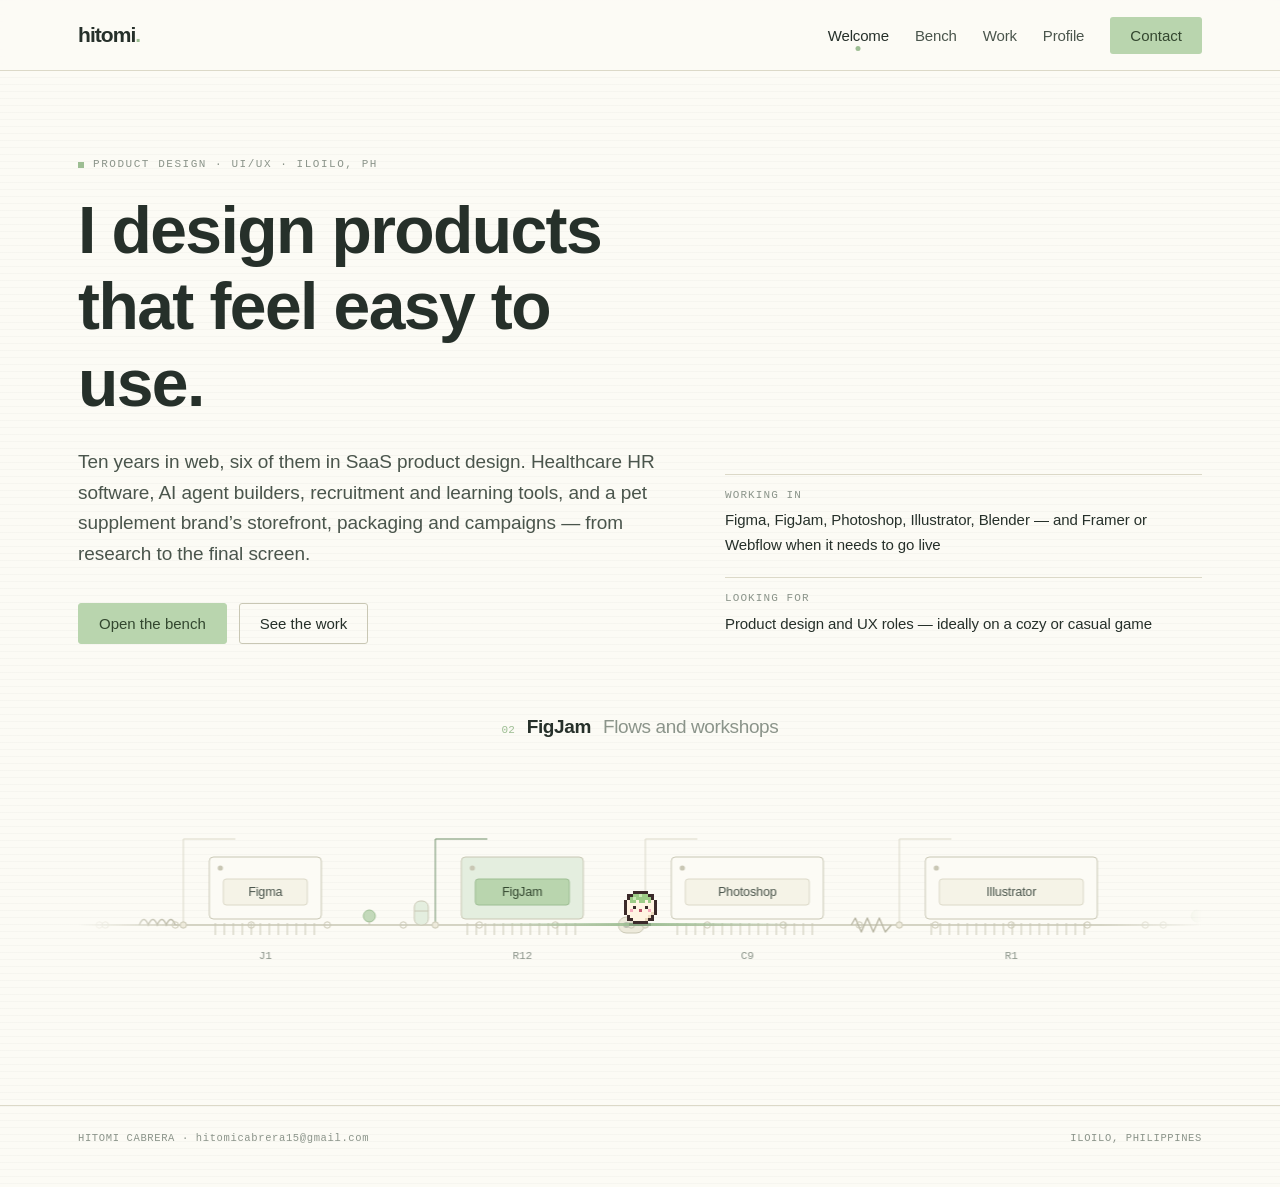
<file: index.html>
<!DOCTYPE html>
<html lang="en">
<head>
<meta charset="utf-8">
<meta http-equiv="Content-Security-Policy" content="default-src 'self'; script-src 'self'; style-src 'self' 'unsafe-inline' https://fonts.googleapis.com; font-src https://fonts.gstatic.com; img-src 'self' data: https://framerusercontent.com; connect-src 'self'; object-src 'none'; base-uri 'self'; form-action 'none'; upgrade-insecure-requests">
<meta name="referrer" content="strict-origin-when-cross-origin">
<meta name="robots" content="index, follow, noimageindex, noai, noimageai">
<meta name="viewport" content="width=device-width, initial-scale=1">
<title>Hitomi Cabrera — Product Designer</title>
<meta name="description" content="Hitomi Cabrera is a product designer: SaaS, AI tools and e-commerce, from research to the final screen. Ten years in web, six in SaaS. Iloilo, Philippines.">
<link rel="preconnect" href="https://fonts.googleapis.com">
<link rel="preconnect" href="https://fonts.gstatic.com" crossorigin>
<link href="https://fonts.googleapis.com/css2?family=Inter:wght@400;500;600;700&family=JetBrains+Mono:wght@400;500&family=Lora:wght@500;600;700&family=Plus+Jakarta+Sans:wght@400;500;600;700&family=DM+Sans:wght@400;500;600;700&family=DM+Serif+Display&display=swap" rel="stylesheet">
<link rel="stylesheet" href="assets/css/styles.css">
</head>
<body>
<a class="skip" href="#main">Skip to content</a>

<div id="curtain"><span class="mark">HITOMI CABRERA</span></div>

<div class="menu" id="mobilemenu" hidden>
  <div class="menuhd">
    <span class="logo">hitomi<span>.</span></span>
    <button class="menuclose" id="menuClose" type="button" aria-label="Close menu">
      <span></span><span></span>
    </button>
  </div>
  <nav class="menulist" id="menuList" aria-label="Mobile"></nav>
  <div class="menufoot">
    <a href="mailto:hitomicabrera15@gmail.com">HITOMICABRERA15@GMAIL.COM</a>
    <span>ILOILO &middot; GMT+8</span>
  </div>
</div>

<header class="nav">
  <div class="wrap">
    <a class="logo" href="#welcome" data-go="welcome">hitomi<span>.</span></a>
    <nav class="navlinks" aria-label="Primary">
      <button class="navlink" data-go="welcome">Welcome</button>
      <button class="navlink" data-go="bench">Bench</button>
      <button class="navlink" data-go="work">Work</button>
      <button class="navlink" data-go="profile">Profile</button>
      <button class="navcta" data-go="contact">Contact</button>
    </nav>
    <button class="burger" id="burger" type="button" aria-label="Open menu" aria-expanded="false" aria-controls="mobilemenu">
      <span></span><span></span>
    </button>
  </div>
</header>

<main id="main" tabindex="-1">

<!-- ================= WELCOME ================= -->
<section class="view" id="v-welcome">
  <div class="wrap hero">
    <div class="herogrid">
      <div>
        <div class="eyebrow">PRODUCT DESIGN · UI/UX · ILOILO, PH</div>
        <h1>I design products that feel easy to use.</h1>
        <p class="lede">Ten years in web, six of them in SaaS product design. Healthcare HR software, AI agent builders, recruitment and learning tools, and a pet supplement brand&rsquo;s storefront, packaging and campaigns &mdash; from research to the final screen.</p>
        <div class="herobtns">
          <button class="btn btn--fill" data-go="bench">Open the bench</button>
          <button class="btn" data-go="work">See the work</button>
        </div>
      </div>
      <div class="herofacts">
        <div class="fact"><div class="k">WORKING IN</div><div class="v">Figma, FigJam, Photoshop, Illustrator, Blender &mdash; and Framer or Webflow when it needs to go live</div></div>
        <div class="fact"><div class="k">LOOKING FOR</div><div class="v">Product design and UX roles &mdash; ideally on a cozy or casual game</div></div>
      </div>
    </div>
  </div>

  <div class="wrap rail">
    <div class="railhead">
      <span class="num" id="railNum">01</span>
      <span class="name" id="railName">Figma</span>
      <span class="kind" id="railKind">Where it starts</span>
    </div>
    <div class="railscroll" aria-hidden="true">
      <div id="railHost"></div>
    </div>
    <div class="railnote mono">Scroll the board sideways &rarr;</div>
  </div>
</section>

<!-- ================= BENCH ================= -->
<section class="view" id="v-bench">
  <div class="wrap" style="padding-top:56px">
    <div class="eyebrow">FOUR TRACKS, ONE BENCH</div>
    <h2>What I actually do all day</h2>
    <p class="lede">Pick a track. Each one opens the working surface I use for that kind of problem — not a description of it.</p>

    <div class="bench">
      <div class="benchbar">
        <span class="lights"><i></i><i></i><i></i></span>
        <span id="crumb">PORTFOLIO / BENCH / WORKSPACE</span>
        <span class="right">READY</span>
      </div>
      <div class="benchbody">
        <div class="tracks" role="tablist" aria-label="Expertise tracks">
          <div class="hd">EXPERTISE</div>
          <div id="trackList"></div>
          <div class="foot">
            <span class="mono" id="openedCount">1 / 5 OPENED</span>
            <div class="bar"><i id="openedBar" style="width:20%"></i></div>
          </div>
        </div>

        <div class="stage">
          <div class="stagehd">
            <span id="stageName">WORKSPACE</span>
            <span id="stageMeta">BENCH · LIVE</span>
          </div>
          <div class="board" id="board"></div>
          <div class="stagefoot" id="stageFoot"></div>
        </div>
      </div>

      <div class="term">
        <div class="termlog" id="termLog"></div>
        <div class="termbar">
          <span class="prompt"><span>&rsaquo;</span><span id="termHint">try: open ai workflow</span><span class="caret"></span></span>
          <button type="button" id="btnNext">NEXT</button>
          <button type="button" id="btnHelp">HELP</button>
          <button type="button" id="btnClear">CLEAR</button>
        </div>
      </div>
    </div>
  </div>
</section>

<!-- ================= WORK ================= -->
<section class="view" id="v-work">
  <div class="wrap workhero">
    <div>
      <div class="eyebrow">SELECTED WORK</div>
      <h2 class="workh">The work,<span>as it shipped.</span></h2>
    </div>
    <div>
      <p class="lede">Every project opens on its finished screens. Want the thinking behind one? Its full case study is a click away.</p>
      <button class="btn btn--fill worktoggle" type="button" id="workToggle" aria-pressed="false">List view instead &darr;</button>
    </div>
  </div>
  <div class="wrap">
    <div class="showcase" id="showcase">
      <aside class="sc-side" aria-label="Projects"><div class="sc-sticky" id="scList"></div></aside>
      <div class="sc-main" id="scMain"></div>
    </div>
    <div class="listwrap"><div class="works" id="worksGrid"></div></div>
    <section class="ndasec" aria-labelledby="ndaNote">
      <span class="ndatab">NON-DISCLOSURE</span>
      <p class="ndanote" id="ndaNote">Plus other projects I can&rsquo;t publicly share &mdash; some of them are my favourite work. Happy to walk through them on a call.</p>
      <div class="ndamarq"><div class="ndatrack"><ul><li>Kosmoz AI</li><li>XConnect</li><li>TA Portal</li><li>XO Operating System</li><li>Kosmoz AI</li><li>XConnect</li><li>TA Portal</li><li>XO Operating System</li></ul><ul aria-hidden="true"><li>Kosmoz AI</li><li>XConnect</li><li>TA Portal</li><li>XO Operating System</li><li>Kosmoz AI</li><li>XConnect</li><li>TA Portal</li><li>XO Operating System</li></ul></div></div>
    </section>
  </div>
</section>

<!-- ================= CASE STUDY ================= -->
<section class="view" id="v-case">
  <div id="caseHost"></div>
</section>

<!-- ================= PROFILE ================= -->
<section class="view" id="v-profile">
  <div class="wrap" style="padding-top:56px">
    <div class="eyebrow">PROFILE</div>
    <div class="twocol">
      <div>
        <h2>Hitomi Cabrera</h2>
        <p class="lede" style="margin-top:18px">I thrive in the dynamic realm of UI/UX design and frontend web development. I bridge design and development, crafting user-friendly web experiences with a modern tech stack.</p>
        <p>I&rsquo;m driven by a passion to solve design challenges and craft intuitive, user-centered experiences. From wireframes to code, I love transforming ideas into functional and visually engaging digital products.</p>
        <p>My path here has been a journey of blending technical expertise with a deep appreciation for user-centered design. My Computer Science degree equipped me with the skills to build functional and engaging web experiences, while my passion for design lets me craft interfaces that are both beautiful and intuitive.</p>
      </div>
      <div>
        <div class="mono" style="margin-bottom:14px">MY STACK</div>
        <div class="stackcols" id="stack"></div>

        <div class="mono" style="margin:30px 0 12px">MY LIFE</div>
        <ul class="lifelist">
          <li><span class="e">&#129385;</span>Obsessed with Korean BBQ &mdash; samgyeopsal specifically</li>
          <li><span class="e">&#9992;&#65039;</span>Will always take the window seat</li>
          <li><span class="e">&#127946;</span>Swimming and snorkelling in the ocean</li>
          <li><span class="e">&#128218;</span>Reading, whether that&rsquo;s novels or research papers</li>
        </ul>
      </div>
    </div>

    <div class="prosec">
      <div class="mono" style="margin-bottom:16px">EXPERIENCE</div>
      <div class="tl" id="timeline"></div>
    </div>
  </div>
</section>

<!-- ================= CONTACT ================= -->
<section class="view" id="v-contact">
  <div class="wrap ctop">
    <div class="eyebrow">CONTACT &mdash; ILOILO &middot; GMT+8</div>
    <h2 class="ch">Let&rsquo;s <span>talk</span></h2>
    <p class="lede">Product design, UX and design systems &mdash; open to product design roles, contract work, and studios hiring for game UX. I reply to everything.</p>
    <div class="ccards">
      <a class="ccard hl" href="mailto:hitomicabrera15@gmail.com"><span class="k">EMAIL</span><span class="v">hitomicabrera15@gmail.com</span></a>
      <a class="ccard" href="https://linkedin.com/in/hitomicabrera/" target="_blank" rel="noopener"><span class="k">LINKEDIN</span><span class="v">/hitomicabrera <i aria-hidden="true">&nearr;</i></span></a>
      <a class="ccard" href="https://github.com/TommyCabrera" target="_blank" rel="noopener"><span class="k">GITHUB</span><span class="v">/TommyCabrera <i aria-hidden="true">&nearr;</i></span></a>
    </div>
  </div>
  <div class="wrap"><div class="garden" id="garden" role="img" aria-label="A pixel-art farm garden: a bahay kubo with a mailbox, crop rows, sunflowers and a tree"><canvas id="gardenCv"></canvas></div></div>
</section>

</main>

<footer>
  <div class="wrap">
    <a class="mono" href="mailto:hitomicabrera15@gmail.com" style="color:var(--muted)">HITOMI CABRERA · hitomicabrera15@gmail.com</a>
    <span class="mono">ILOILO, PHILIPPINES</span>
  </div>
</footer>

<script src="images/work/manifest.js"></script>
<script src="assets/js/app.js"></script>
</body>
</html>
</file>
<file: assets/css/styles.css>
:root{
  --paper:#FCFBF5;
  --cream:#F5F3E7;
  --cream-2:#EDEADB;
  --line:#DCD9C8;
  --line-2:#C9C7B4;

  --ink:#26302A;
  --ink-2:#4A554C;
  --muted:#8B948A;

  --pale:#E4EEDF;
  --sage:#C3D9BA;
  --sage-2:#9DBE93;
  --moss:#6E8F68;
  --forest:#40593D;

  --accent:#B9D5AE;
  --accent-ink:#33472F;

  --sans:"Helvetica Neue",Helvetica,Inter,Arial,sans-serif;
  --mono:"SF Mono",ui-monospace,"JetBrains Mono",Menlo,Consolas,monospace;
  --t:420ms cubic-bezier(.22,.61,.36,1);
}

*{box-sizing:border-box}
html,body{margin:0;padding:0;overflow-x:hidden}
@supports (overflow:clip){html,body{overflow-x:clip}}
html{scroll-padding-top:96px}
main{padding-top:70px}
html{-webkit-text-size-adjust:100%}
body{
  background:var(--paper);
  background-image:repeating-linear-gradient(to bottom, rgba(38,48,42,.028) 0 1px, transparent 1px 7px);
  color:var(--ink);
  font-family:var(--sans);
  font-size:16px;
  line-height:1.62;
  letter-spacing:-.005em;
  -webkit-font-smoothing:antialiased;
}
@media (prefers-reduced-motion: reduce){
  *,*::before,*::after{animation-duration:.001ms !important;transition-duration:.001ms !important}
}

h1,h2,h3,h4{font-weight:600;letter-spacing:-.024em;line-height:1.16;margin:0}
h1{font-size:clamp(38px,5.6vw,66px)}
h2{font-size:clamp(24px,3vw,34px)}
h3{font-size:18px}
p{margin:0 0 16px;max-width:64ch;color:var(--ink-2)}
a{color:var(--forest);text-decoration:none}
a:hover{color:var(--moss)}
:focus-visible{outline:2px solid var(--moss);outline-offset:3px;border-radius:2px}
.mono{font-family:var(--mono);font-size:11px;letter-spacing:.06em;color:var(--muted)}

.wrap{max-width:1180px;margin:0 auto;padding:0 28px}

/* ---------- nav ---------- */
.nav{
  position:fixed;top:0;left:0;right:0;z-index:80;transition:box-shadow var(--t);
  background:rgba(252,251,245,.88);
  backdrop-filter:blur(10px);
  border-bottom:1px solid var(--line);
}
.nav .wrap{display:flex;align-items:center;gap:28px;height:70px}
body.scrolled .nav{box-shadow:0 6px 22px rgba(38,48,42,.07)}
.skip{position:fixed;left:16px;top:-64px;z-index:300;background:var(--ink);color:var(--paper);padding:10px 16px;border-radius:3px;font-size:14px;transition:top 200ms}
.skip:focus{top:12px;color:var(--paper)}
.logo{font-size:21px;font-weight:600;letter-spacing:-.045em;color:var(--ink)}
.logo span{color:var(--sage-2)}
.navlinks{margin-left:auto;display:flex;align-items:center;gap:26px}
.navlink{
  position:relative;background:none;border:0;padding:6px 0;cursor:pointer;
  font-family:var(--sans);font-size:15px;color:var(--ink-2);letter-spacing:-.01em;
}
.navlink:hover{color:var(--ink)}
.navlink::after{
  content:"";position:absolute;left:50%;bottom:-1px;width:5px;height:5px;border-radius:50%;
  background:var(--sage-2);transform:translate(-50%,6px) scale(0);transition:transform var(--t);
}
.navlink[aria-current="page"]{color:var(--ink);font-weight:500}
.navlink[aria-current="page"]::after{transform:translate(-50%,0) scale(1)}
.navcta{
  background:var(--accent);color:var(--accent-ink);border:0;border-radius:3px;
  padding:10px 20px;font-family:var(--sans);font-size:15px;font-weight:500;cursor:pointer;
  transition:background var(--t);
}
.navcta:hover{background:var(--sage-2)}
.navtoggle{display:none}

/* ---------- page transition ---------- */
#curtain{
  position:fixed;inset:0;z-index:200;background:var(--cream);
  transform:scaleX(0);transform-origin:left center;pointer-events:none;
}
#curtain.in{transform:scaleX(1);transition:transform 320ms cubic-bezier(.65,0,.35,1)}
#curtain.out{transform:scaleX(0);transform-origin:right center;transition:transform 320ms cubic-bezier(.65,0,.35,1)}
#curtain .mark{
  position:absolute;left:50%;top:50%;transform:translate(-50%,-50%);
  font-family:var(--mono);font-size:11px;letter-spacing:.18em;color:var(--muted);opacity:0;
}
#curtain.in .mark{opacity:1;transition:opacity 200ms 120ms}

.view{display:none}
.view.active{display:block;animation:rise 520ms cubic-bezier(.22,.61,.36,1) both}
@keyframes rise{from{opacity:0;transform:translateY(14px)}to{opacity:1;transform:none}}

/* ---------- shared ---------- */
.eyebrow{
  font-family:var(--mono);font-size:11px;letter-spacing:.14em;color:var(--muted);
  display:flex;align-items:center;gap:9px;margin-bottom:18px;
}
.eyebrow::before{content:"";width:6px;height:6px;background:var(--sage-2);flex:none}
.rule{height:1px;background:var(--line);margin:0}
.lede{font-size:19px;line-height:1.6;color:var(--ink-2);max-width:58ch}
.btn{
  display:inline-block;border:1px solid var(--line-2);background:transparent;color:var(--ink);
  border-radius:3px;padding:11px 20px;font-family:var(--sans);font-size:15px;cursor:pointer;
  transition:background var(--t),border-color var(--t);
}
.btn:hover{background:var(--cream);border-color:var(--sage-2)}
.btn--fill{background:var(--accent);border-color:var(--accent);color:var(--accent-ink);font-weight:500}
.btn--fill:hover{background:var(--sage-2);border-color:var(--sage-2)}

/* ---------- hero ---------- */
.hero{padding-top:86px;padding-bottom:54px}
.hero h1{max-width:15ch;margin-bottom:26px}
.herogrid{display:grid;grid-template-columns:1.1fr .9fr;gap:64px;align-items:end}
.herofacts{display:grid;gap:20px;padding-bottom:8px}
.fact{border-top:1px solid var(--line);padding-top:12px}
.fact .k{font-family:var(--mono);font-size:11px;letter-spacing:.1em;color:var(--muted);margin-bottom:4px}
.fact .v{font-size:15px;color:var(--ink)}
.herobtns{display:flex;gap:12px;flex-wrap:wrap;margin-top:34px}

/* ---------- circuit rail ---------- */
.rail{padding-top:14px;padding-bottom:40px;position:relative}
.railnote{display:none;margin-top:6px;font-size:10px;letter-spacing:.1em}
.railhead{display:flex;align-items:baseline;gap:12px;justify-content:center;margin-bottom:6px;min-height:30px}
.railhead .num{font-family:var(--mono);font-size:11px;color:var(--sage-2)}
.railhead .name{font-size:19px;font-weight:600;letter-spacing:-.02em}
.railhead .kind{font-size:19px;color:var(--muted);letter-spacing:-.02em}
.railscroll{position:relative;overflow:hidden;padding-bottom:10px;
  -webkit-mask-image:linear-gradient(90deg,transparent,#000 9%,#000 91%,transparent);mask-image:linear-gradient(90deg,transparent,#000 9%,#000 91%,transparent)}
.railtrack{display:flex;width:max-content;will-change:transform;backface-visibility:hidden}
.railtrack svg{flex:none}
.railspark{position:absolute;left:50%;top:176px;width:0;height:0;pointer-events:none;z-index:2}
.railspark::before{content:"";position:absolute;left:-160px;top:-1.3px;width:320px;height:2.6px;border-radius:2px;background:linear-gradient(90deg,transparent,#9DBE93 50%,transparent)}
.railspark::after{content:"";position:absolute;left:-6px;top:-6px;width:12px;height:12px;border-radius:50%;background:#40593D;
  box-shadow:0 0 0 4px #C3D9BA,0 0 18px 6px rgba(157,190,147,.5);animation:sparkpulse 2.2s ease-in-out infinite}

.railspark::after{content:none}
.railscroll .dango svg{display:block;width:33px;height:auto;flex:none}
.dango{position:absolute;left:-16.5px;bottom:1px;display:block;line-height:0;transform-origin:50% 100%;animation:dangobounce 1.15s infinite}
.dshadow{position:absolute;left:-11px;top:-2px;width:22px;height:3px;background:rgba(38,48,42,.2);transform-origin:50% 50%;animation:dshadow 1.15s infinite}
@keyframes dangobounce{
  0%{transform:translateY(0) scale(1.12,.86);animation-timing-function:cubic-bezier(.25,.75,.4,1)}
  48%{transform:translateY(-26px) scale(.97,1.04);animation-timing-function:cubic-bezier(.6,0,.8,.35)}
  90%{transform:translateY(-2px) scale(.95,1.07)}
  100%{transform:translateY(0) scale(1.12,.86)}
}
@keyframes dshadow{
  0%,100%{transform:scaleX(1.15);opacity:1;animation-timing-function:cubic-bezier(.25,.75,.4,1)}
  48%{transform:scaleX(.55);opacity:.45;animation-timing-function:cubic-bezier(.6,0,.8,.35)}
}
@media (max-width:820px){ .railspark{transform:scale(.82)} }
@keyframes sparkpulse{50%{box-shadow:0 0 0 7px #DCE9D5,0 0 28px 10px rgba(157,190,147,.32)}}
@media (prefers-reduced-motion: no-preference){ .railnote{display:none !important} }
@media (prefers-reduced-motion: reduce){
  .railscroll{-webkit-mask-image:none;mask-image:none}
  .railtrack svg + svg,.railspark{display:none}
}
.railscroll::-webkit-scrollbar{height:6px}
.railscroll::-webkit-scrollbar-thumb{background:var(--line-2);border-radius:3px}
.railscroll svg{display:block;width:2560px;height:236px}
.railsvg .chipbox{fill:var(--paper);stroke:var(--line-2);stroke-width:1;transition:fill 480ms ease}
.railsvg g.chip.on .chipbox{fill:var(--pale)}
.railsvg g.chip .plate{fill:var(--cream);stroke:var(--line);stroke-width:1;transition:fill 480ms ease,stroke 480ms ease}
.railsvg g.chip.on .plate{fill:var(--accent);stroke:var(--sage-2)}
.railsvg text{font-family:var(--mono);font-size:11px;fill:var(--muted)}
.railsvg .chiplabel{font-family:var(--sans);font-size:12.5px;fill:var(--ink-2);letter-spacing:-.01em}
.railscroll,.railscroll *{pointer-events:none;user-select:none;-webkit-user-select:none;-webkit-tap-highlight-color:transparent}

/* ---------- bench ---------- */
.bench{border:1px solid var(--line);background:var(--paper);border-radius:4px;overflow:hidden;margin-top:26px}
.benchbar{
  display:flex;align-items:center;gap:12px;height:40px;padding:0 14px;
  background:var(--accent);color:var(--accent-ink);
  font-family:var(--mono);font-size:11px;letter-spacing:.11em;
}
.benchbar .lights{display:flex;gap:5px}
.benchbar .lights i{width:7px;height:7px;background:var(--accent-ink);opacity:.45;display:block}
.benchbar .lights i:first-child{opacity:.9}
.benchbar .right{margin-left:auto;display:flex;align-items:center;gap:8px}
.benchbar .right::before{content:"";width:7px;height:7px;background:var(--accent-ink)}

.benchbody{display:grid;grid-template-columns:262px 1fr;min-height:560px}
.tracks{border-right:1px solid var(--line);background:var(--paper)}
.tracks .hd{padding:18px 20px 10px;font-family:var(--mono);font-size:11px;letter-spacing:.14em;color:var(--muted)}
.track{
  display:block;width:100%;text-align:left;border:0;border-top:1px solid var(--line);
  background:transparent;padding:16px 20px;cursor:pointer;font-family:var(--sans);
  transition:background 240ms;position:relative;
}
.track:hover{background:var(--cream)}
.track[aria-selected="true"]{background:var(--cream)}
.track[aria-selected="true"]::before{content:"";position:absolute;left:0;top:0;bottom:0;width:3px;background:var(--sage-2)}
.track .tt{display:flex;align-items:center;gap:9px;font-size:16px;font-weight:500;color:var(--ink);letter-spacing:-.015em}
.track .tt::before{content:"";width:7px;height:7px;background:var(--line-2);flex:none}
.track[aria-selected="true"] .tt::before{background:var(--moss)}
.track .ts{font-family:var(--mono);font-size:10.5px;letter-spacing:.1em;color:var(--muted);margin-top:5px;padding-left:16px}
.tracks .foot{padding:16px 20px;border-top:1px solid var(--line);margin-top:22px}
.tracks .foot .bar{height:2px;background:var(--line);margin-top:9px;position:relative;overflow:hidden}
.tracks .foot .bar i{position:absolute;inset:0 auto 0 0;background:var(--moss);transition:width var(--t)}

.stage{display:flex;flex-direction:column;min-width:0}
.stagehd{
  display:flex;align-items:center;justify-content:space-between;gap:14px;
  padding:14px 20px;border-bottom:1px solid var(--line);
  font-family:var(--mono);font-size:11px;letter-spacing:.13em;color:var(--muted);
}
.board{
  flex:1;position:relative;padding:22px;min-height:400px;overflow:auto;
  background-image:radial-gradient(var(--line) 1px, transparent 1px);
  background-size:22px 22px;background-position:11px 11px;
}
.board.plain{background-image:none;background:var(--paper)}
.stagefoot{
  display:flex;align-items:center;gap:10px;flex-wrap:wrap;
  padding:12px 20px;border-top:1px solid var(--line);
  font-family:var(--mono);font-size:11px;letter-spacing:.1em;color:var(--muted);
}
.pill{border:1px solid var(--line);border-radius:2px;padding:5px 11px;background:var(--paper)}

/* board: flow */
/* mobile vertical flow */
.vflow{display:grid;justify-items:center;gap:0}
.vnode{
  align-self:start;
  border:1px solid var(--line-2);background:var(--cream);border-radius:3px;
  padding:11px 16px;font-family:var(--mono);font-size:12px;letter-spacing:.05em;
  text-align:center;min-width:160px;
  opacity:0;transform:translateY(6px);animation:pop 420ms cubic-bezier(.22,.61,.36,1) forwards;
}
.vnode.dia{background:var(--paper);border-style:dashed}
.vnode.ship{background:var(--accent);border-color:var(--sage-2);color:var(--accent-ink);font-weight:500}
.vlink{width:1px;height:22px;background:var(--line-2)}
.vlink.sm{height:14px}
.vbranch{display:grid;grid-template-columns:1fr 1fr;gap:12px;width:100%;margin-top:6px;align-items:start}
.vb{display:grid;justify-items:center;align-content:start;gap:0;position:relative;padding-top:26px}
.vb::before{content:"";position:absolute;top:0;left:50%;width:1px;height:26px;background:var(--line-2)}
.vb .lbl{position:absolute;top:4px;left:calc(50% + 7px);font-family:var(--mono);font-size:9.5px;color:var(--muted)}
.vjoin{width:1px;height:22px;background:var(--line-2);margin-top:6px}
.vnotes{display:grid;gap:12px;margin-top:26px}
.vnotes .sticky{position:static;animation:none;opacity:1;max-width:none}
.vnotes .chatcard{position:static;animation:none;opacity:1;width:auto}

.flowfit{position:relative;width:100%;height:446px}
.flow{position:relative;width:740px;height:446px;transform-origin:top left;margin:0 auto}
.node{
  position:absolute;background:var(--cream);border:1px solid var(--line-2);border-radius:3px;
  padding:12px 16px;font-size:12.5px;letter-spacing:.05em;color:var(--ink);text-align:center;
  min-width:118px;font-family:var(--mono);
  opacity:0;transform:translateY(6px);animation:pop 460ms cubic-bezier(.22,.61,.36,1) forwards;
}
@keyframes pop{to{opacity:1;transform:none}}
.node.dia{
  border:0;background:transparent;min-width:132px;padding:22px 12px;
}
.node.ship{background:var(--accent);border-color:var(--sage-2);color:var(--accent-ink);font-weight:500}
.flow svg.wires{position:absolute;inset:0;width:100%;height:100%;overflow:visible}
.flow svg.wires path{fill:none;stroke:var(--line-2);stroke-width:1.2}
.flow svg.wires text{font-family:var(--mono);font-size:10px;fill:var(--muted)}
.sticky{
  position:absolute;padding:14px 16px;font-size:13px;line-height:1.5;color:var(--ink);
  box-shadow:0 6px 16px rgba(38,48,42,.08);max-width:200px;
  opacity:0;animation:pop 520ms 260ms cubic-bezier(.22,.61,.36,1) forwards;
}
.sticky.a{background:#E4EEDF;transform:rotate(-1.6deg)}
.sticky.b{background:#EDEADB;transform:rotate(1.4deg)}
.chatcard{
  position:absolute;width:252px;background:var(--paper);
  border:1px solid var(--line);border-radius:3px;padding:14px;
  box-shadow:0 8px 22px rgba(38,48,42,.06);
  opacity:0;animation:pop 520ms 380ms cubic-bezier(.22,.61,.36,1) forwards;
}
.chatcard .k{font-family:var(--mono);font-size:10px;letter-spacing:.14em;color:var(--muted);margin-bottom:10px}
.chatcard .q{background:var(--cream);border-radius:3px;padding:9px 11px;font-size:13px;margin-bottom:10px}
.chatcard .a{display:flex;gap:9px;font-size:13px;color:var(--ink-2);line-height:1.45}
.chatcard .a::before{content:"";width:8px;height:8px;border-radius:50%;background:var(--moss);flex:none;margin-top:5px}
.chatcard .f{font-family:var(--mono);font-size:10px;color:var(--muted);margin-top:9px;padding-left:17px}

/* board: builder */
.builder{display:grid;grid-template-columns:210px 1fr;gap:20px}
.blocklist{display:grid;gap:7px;align-content:start}
.blocklist .hd{font-family:var(--mono);font-size:10.5px;letter-spacing:.13em;color:var(--muted);margin-bottom:3px}
.blockbtn{
  display:flex;align-items:center;gap:10px;width:100%;text-align:left;cursor:grab;
  border:1px solid var(--line);background:var(--paper);border-radius:3px;padding:9px 11px;
  font-family:var(--sans);font-size:13.5px;color:var(--ink);transition:border-color 240ms,background 240ms;
}
.blockbtn:hover{border-color:var(--sage-2);background:var(--cream)}
.blockbtn i{width:14px;height:14px;background:var(--sage);border-radius:2px;flex:none;display:block}
.blockbtn.alt i{background:var(--cream-2);border:1px solid var(--line-2)}
.presetrow{display:flex;gap:6px;flex-wrap:wrap;margin-top:6px}
.presetrow button{
  border:1px solid var(--line);background:var(--paper);border-radius:2px;
  padding:5px 9px;font-family:var(--mono);font-size:10px;letter-spacing:.06em;color:var(--ink-2);cursor:pointer;
}
.presetrow button:hover{background:var(--accent);border-color:var(--sage-2);color:var(--accent-ink)}

.viewport{border:1px solid var(--line);border-radius:3px;background:var(--paper);display:flex;flex-direction:column;min-width:0}
.vtabs{display:flex;border-bottom:1px solid var(--line);background:var(--cream)}
.vtab{
  border:0;background:transparent;border-right:1px solid var(--line);cursor:pointer;
  padding:9px 15px;font-family:var(--mono);font-size:10.5px;letter-spacing:.11em;color:var(--muted);
}
.vtab[aria-selected="true"]{background:var(--paper);color:var(--ink)}
.vtab.right{margin-left:auto;border-right:0;border-left:1px solid var(--line)}
.vbody{padding:18px;background:var(--cream);flex:1}
.screen{
  max-width:290px;margin:0 auto;background:var(--paper);border:1px solid var(--line-2);
  border-radius:3px;padding:7px;min-height:330px;
}
.canvas{min-height:316px;display:flex;flex-direction:column;gap:7px}
.canvas.over{outline:1px dashed var(--moss);outline-offset:-3px}
.empty{
  flex:1;display:flex;align-items:center;justify-content:center;text-align:center;padding:24px;
  border:1px dashed var(--line-2);border-radius:3px;
  font-family:var(--mono);font-size:10.5px;line-height:2;letter-spacing:.08em;color:var(--muted);
}
.item{position:relative;border:1px solid var(--line);border-radius:2px;overflow:hidden;animation:pop 320ms both}
.item .tools{position:absolute;top:3px;right:3px;display:flex;gap:2px;opacity:0;transition:opacity 200ms}
.item:hover .tools,.item:focus-within .tools{opacity:1}
.tools button{
  width:18px;height:18px;line-height:1;font-size:9px;cursor:pointer;
  background:var(--paper);border:1px solid var(--line-2);border-radius:2px;color:var(--ink-2);
}
.tools button:hover{background:var(--accent);border-color:var(--sage-2)}

.c-nav{display:flex;align-items:center;gap:6px;padding:9px 10px;background:var(--ink);color:var(--cream);font-family:var(--mono);font-size:9px;letter-spacing:.1em}
.c-nav .burger{margin-left:auto;display:grid;gap:2px}
.c-nav .burger i{width:11px;height:1px;background:var(--cream);display:block}
.c-hero{padding:15px;background:var(--pale)}
.c-hero b{display:block;font-size:13px;letter-spacing:-.02em;margin-bottom:4px}
.c-hero small{font-size:10.5px;color:var(--ink-2);line-height:1.5}
.c-cards{display:grid;grid-template-columns:1fr 1fr;gap:7px;padding:10px}
.c-cards div{border:1px solid var(--line);border-radius:2px;padding:8px;font-size:9.5px;font-family:var(--mono);letter-spacing:.06em;color:var(--ink-2)}
.c-cards div i{display:block;height:26px;background:var(--sage);border-radius:2px;margin-bottom:6px}
.c-quiz{padding:13px}
.c-quiz b{display:block;font-size:11.5px;margin-bottom:9px;letter-spacing:-.01em}
.c-quiz span{display:block;border:1px solid var(--line);border-radius:2px;padding:6px 8px;font-size:10.5px;margin-bottom:5px;color:var(--ink-2)}
.c-chart{padding:12px 12px 10px;display:flex;align-items:flex-end;gap:6px;height:86px}
.c-chart i{flex:1;background:var(--sage);border-radius:1px;display:block}
.c-chart i:nth-child(4){background:var(--moss)}
.c-cta{padding:13px}
.c-cta span{display:block;text-align:center;background:var(--accent);color:var(--accent-ink);border-radius:2px;padding:9px;font-size:11px;font-weight:500}
.c-table{padding:10px;font-family:var(--mono);font-size:9.5px;color:var(--ink-2)}
.c-table div{display:flex;justify-content:space-between;border-bottom:1px solid var(--cream-2);padding:4px 0}
.c-foot{padding:11px;background:var(--cream);font-family:var(--mono);font-size:8.5px;letter-spacing:.1em;color:var(--muted);text-align:center}

pre.code{
  margin:0;padding:18px;background:var(--ink);color:#DCE5D8;border-radius:0 0 2px 2px;
  font-family:var(--mono);font-size:12px;line-height:1.7;overflow:auto;max-height:372px;white-space:pre;
}
.code .t{color:#A9CE9C}
.code .a{color:#C9C0A0}
.code .v{color:#EDEADB}
.code .cm{color:#6E7B6C}

/* board: design system */
.dsgrid{display:grid;grid-template-columns:repeat(auto-fit,minmax(230px,1fr));gap:1px;background:var(--line)}
.dscell{background:var(--paper);padding:18px}
.dscell .k{font-family:var(--mono);font-size:10px;letter-spacing:.13em;color:var(--muted);margin-bottom:12px}
.swatches{display:flex;gap:0;height:44px;border:1px solid var(--line);border-radius:2px;overflow:hidden}
.swatches i{flex:1;display:block}
.scale > div{border-bottom:1px solid var(--cream-2);padding:6px 0;display:flex;align-items:baseline;gap:12px}
.scale span{font-family:var(--mono);font-size:10px;color:var(--muted);width:38px;flex:none}
.parts{display:grid;gap:6px}
.parts div{display:flex;align-items:center;gap:9px;font-size:13.5px;color:var(--ink-2)}
.parts div::before{content:"";width:7px;height:7px;background:var(--sage);flex:none}
.parts div.done::before{background:var(--moss)}

/* board: product design + platforms */
.steps{display:grid;grid-template-columns:repeat(auto-fit,minmax(160px,1fr));gap:1px;background:var(--line);margin-bottom:22px}
.step{background:var(--paper);padding:16px}
.step .n{font-family:var(--mono);font-size:10px;color:var(--sage-2);margin-bottom:8px}
.step h4{font-size:14.5px;margin-bottom:6px}
.step p{font-size:13px;margin:0;line-height:1.5}
.platgrid{display:grid;grid-template-columns:repeat(auto-fit,minmax(220px,1fr));gap:1px;background:var(--line)}
.plat{background:var(--paper);padding:18px}
.plat .k{font-family:var(--mono);font-size:10px;letter-spacing:.12em;color:var(--muted);margin-bottom:10px}
.plat h4{font-size:16px;margin-bottom:7px}
.plat p{font-size:13.5px;margin:0;line-height:1.55}

/* terminal */
.term{background:var(--ink);color:#CFDACB;font-family:var(--mono);font-size:12.5px;line-height:1.95}
.termlog{padding:16px 20px;height:172px;overflow:auto}
.termlog div{display:flex;gap:12px}
.termlog .g{color:#9DBE93}
.termlog .m{color:#6E7B6C}
.termbar{display:flex;align-items:center;gap:10px;border-top:1px solid #38423A;padding:10px 14px 10px 20px}
.termbar .prompt{color:#9DBE93;flex:1;display:flex;gap:12px}
.termbar button{
  background:transparent;border:1px solid #48524A;color:#CFDACB;border-radius:2px;
  padding:6px 13px;font-family:var(--mono);font-size:10.5px;letter-spacing:.1em;cursor:pointer;
}
.termbar button:hover{background:#333D35;border-color:#6E8F68}
.caret{display:inline-block;width:7px;height:14px;background:#9DBE93;vertical-align:-2px;animation:blink 1.05s steps(2) infinite}
@keyframes blink{50%{opacity:0}}

/* ---------- mobile menu ---------- */
.burger{
  display:none;margin-left:auto;background:none;border:0;cursor:pointer;
  width:34px;height:34px;padding:8px 5px;
}
.burger span{display:block;height:1.5px;background:var(--ink);transition:transform 260ms}
.burger span + span{margin-top:7px}
.menu{
  position:fixed;inset:0;z-index:150;background:var(--paper);
  background-image:repeating-linear-gradient(to bottom, rgba(38,48,42,.028) 0 1px, transparent 1px 7px);
  display:flex;flex-direction:column;
  animation:menuIn 300ms cubic-bezier(.22,.61,.36,1) both;
}
.menu[hidden]{display:none}
@keyframes menuIn{from{opacity:0;transform:translateY(-10px)}to{opacity:1;transform:none}}
.menuhd{
  display:flex;align-items:center;justify-content:space-between;
  height:62px;padding:0 20px;border-bottom:1px solid var(--line);flex:none;
}
.menuclose{
  position:relative;width:34px;height:34px;background:none;border:0;cursor:pointer;
}
.menuclose span{position:absolute;left:6px;top:16px;width:22px;height:1.5px;background:var(--ink)}
.menuclose span:first-child{transform:rotate(45deg)}
.menuclose span:last-child{transform:rotate(-45deg)}
.menulist{flex:1;overflow-y:auto;padding:26px 20px 0}
.menuitem{
  display:flex;align-items:baseline;gap:20px;width:100%;text-align:left;
  background:none;border:0;border-bottom:1px solid var(--line);cursor:pointer;
  padding:20px 2px;font-family:var(--sans);
  opacity:0;transform:translateY(8px);
  animation:menuRise 380ms cubic-bezier(.22,.61,.36,1) forwards;
}
@keyframes menuRise{to{opacity:1;transform:none}}
.menuitem .n{font-family:var(--mono);font-size:11px;color:var(--sage-2);flex:none;width:20px}
.menuitem .t{font-size:34px;font-weight:500;letter-spacing:-.035em;color:var(--ink);line-height:1.1}
.menuitem[aria-current="page"] .t{color:var(--moss)}
.menuitem[aria-current="page"] .n{color:var(--moss)}
.menufoot{
  flex:none;display:flex;align-items:center;justify-content:space-between;gap:16px;
  padding:20px;border-top:1px solid var(--line);
  font-family:var(--mono);font-size:10.5px;letter-spacing:.09em;
}
.menufoot a{color:var(--forest)}
.menufoot span{color:var(--muted)}
body.menuopen{overflow:hidden}


/* ---------- work rows ---------- */
.workhead{display:grid;grid-template-columns:1.15fr .85fr;gap:56px;align-items:end}
.workintro{padding-bottom:4px}

.works{position:relative;border-top:1px solid var(--line);margin-top:34px}
.workrow{
  display:grid;grid-template-columns:56px 1.1fr 1.5fr 34px;gap:30px;align-items:start;
  width:100%;text-align:left;background:transparent;border:0;
  border-bottom:1px solid var(--line);padding:30px 4px;
  font-family:var(--sans);cursor:pointer;transition:background 300ms,padding-left 300ms;
}
.workrow:hover,.workrow:focus-visible{background:var(--cream);padding-left:14px}
.workrow .no{font-family:var(--mono);font-size:11px;color:var(--sage-2);padding-top:5px}
.workrow h3{font-size:18px;margin-bottom:6px;color:var(--ink)}
.workrow .m{display:block;font-family:var(--mono);font-size:10.5px;letter-spacing:.11em;color:var(--muted)}
.workrow p{margin:0 0 12px;font-size:15.5px}
.workrow .nda{
  display:inline-block;margin-top:12px;background:var(--accent);color:var(--accent-ink);
  font-family:var(--mono);font-size:9.5px;letter-spacing:.12em;padding:4px 9px;
}
.workrow .plus{width:17px;height:17px;position:relative;margin-top:6px;justify-self:end}
.workrow .plus::before,.workrow .plus::after{
  content:"";position:absolute;background:var(--line-2);transition:background 320ms,transform 320ms;
}
.workrow .plus::before{left:50%;top:0;width:1px;height:100%;transform:translateX(-50%)}
.workrow .plus::after{top:50%;left:0;height:1px;width:100%;transform:translateY(-50%)}
.workrow:hover .plus::before{background:var(--moss);transform:translateX(-50%) rotate(90deg)}
.workrow:hover .plus::after{background:var(--moss)}
.tags{display:flex;gap:6px;flex-wrap:wrap}
.tag{border:1px solid var(--line);border-radius:2px;padding:3px 9px;font-family:var(--mono);font-size:10px;letter-spacing:.05em;color:var(--ink-2)}
.workthumb{display:none}

.hovercard{
  position:absolute;top:0;left:0;width:320px;z-index:6;pointer-events:none;
  background:var(--paper);border:1px solid var(--line);
  box-shadow:0 18px 44px rgba(38,48,42,.16);
  opacity:0;transform:translateY(10px);
  transition:opacity 240ms,transform 240ms;
  will-change:transform;
}
.hovercard.on{opacity:1}
.hovercard .shot{display:block;width:100%;height:auto;border-bottom:1px solid var(--line)}
.hovercard .body{padding:14px 16px 16px}
.hovercard h3{font-size:18px;margin-bottom:7px}
.hovercard p{font-size:13.5px;line-height:1.5;margin:0 0 10px}
.hovercard .open{font-family:var(--sans);font-size:13.5px;color:var(--forest);font-weight:500}
.worksnote{margin:26px auto 0;text-align:center;color:var(--muted);font-size:14.5px;max-width:44ch}

/* ---------- case study ---------- */
.caseback{
  background:none;border:0;cursor:pointer;font-family:var(--mono);font-size:10.5px;
  letter-spacing:.13em;color:var(--muted);padding:0;margin-bottom:30px;
}
.caseback:hover{color:var(--ink)}
.casetitle{font-size:clamp(32px,4.2vw,50px);margin-bottom:12px}
.casesub{font-size:18px;line-height:1.55;color:var(--ink-2);max-width:54ch;margin-bottom:30px}
.casemeta{
  display:grid;grid-template-columns:repeat(4,1fr);gap:0;
  border:1px solid var(--line);background:var(--cream);margin-bottom:34px;
}
.casemeta > div{padding:13px 16px;border-right:1px solid var(--line)}
.casemeta > div:last-child{border-right:0}
.casemeta .k{font-family:var(--mono);font-size:9.5px;letter-spacing:.13em;color:var(--muted);margin-bottom:5px}
.casemeta .v{font-size:14px;color:var(--ink);line-height:1.4}
.casehero{margin:0 0 12px;border:1px solid var(--line);overflow:hidden}
.casehero svg{display:block;width:100%;height:auto}

.casestep{padding:52px 0;border-top:1px solid var(--line)}
.casestep:first-child{border-top:0;padding-top:56px}
.stepgrid{display:grid;grid-template-columns:1fr 1.15fr;gap:64px;align-items:start}
.steptag{
  display:flex;align-items:center;gap:8px;
  font-family:var(--mono);font-size:10px;letter-spacing:.14em;color:var(--muted);margin-bottom:14px;
}
.steptag .dot{width:6px;height:6px;background:var(--sage-2);flex:none}
.stepleft h2{font-size:clamp(21px,2.3vw,27px);letter-spacing:-.028em;max-width:16ch}
.stepbody p{font-size:16px;line-height:1.66;color:var(--ink-2);max-width:58ch}
.stepbody p:last-child{margin-bottom:0}
.caselist{display:grid;gap:11px;margin:0 0 16px;padding:0;list-style:none;max-width:58ch}
.stepbody > .caselist:last-child{margin-bottom:0}
.caselist li{display:grid;grid-template-columns:auto 1fr;gap:11px;font-size:15.5px;color:var(--ink-2);line-height:1.55}
.caselist li::before{content:"";width:6px;height:6px;background:var(--sage);margin-top:9px}
.casefig{margin:34px 0 0;border:1px solid var(--line);background:var(--cream);overflow:hidden}
.casefig svg{display:block;width:100%;height:auto}
.casefig figcaption{
  border-top:1px solid var(--line);background:var(--paper);
  padding:10px 15px;font-family:var(--mono);font-size:10px;letter-spacing:.09em;color:var(--muted);
}
.casenext{
  display:flex;align-items:flex-end;justify-content:space-between;gap:28px;flex-wrap:wrap;
  border-top:1px solid var(--line);padding:38px 0 12px;
}
.casenext .k{font-family:var(--mono);font-size:10px;letter-spacing:.13em;color:var(--muted);margin-bottom:8px}
.casenext h3{font-size:27px;letter-spacing:-.028em;margin-bottom:8px}
.casenext p{font-size:15px;max-width:46ch;margin:0}

@media (max-width:1100px){
  .workrow{grid-template-columns:44px 1fr 1.3fr 26px;gap:22px}
}
@media (max-width:820px){
  .workhead,.casehead{grid-template-columns:1fr;gap:26px}
  .workintro{padding-bottom:0}
  .workrow{grid-template-columns:1fr;gap:14px;padding:24px 0}
  .workrow:hover{padding-left:0}
  .workrow .no{padding-top:0}
  .workrow .plus{display:none}
  .workthumb{display:block;border:1px solid var(--line);margin-bottom:14px}
  .workthumb svg{display:block;width:100%;height:auto}
  .workrow .copen{display:block;margin-top:12px;font-size:14px;color:var(--forest);font-weight:500}
  .hovercard{display:none}
  .casemeta{grid-template-columns:1fr 1fr}
  .casemeta > div:nth-child(2n){border-right:0}
  .casemeta > div:nth-child(-n+2){border-bottom:1px solid var(--line)}
  .stepgrid{grid-template-columns:1fr;gap:16px}
  .casestep{padding:32px 0}
  .casestep:first-child{padding-top:34px}
  .stepleft h2{max-width:none}
  .casesub{font-size:16.5px}
  .casefig{margin-top:22px}
  .casenext h3{font-size:21px}
}
@media (min-width:821px){
  .workrow .copen{display:none}
}

/* ---------- profile stack + life ---------- */
.stackcols{display:grid;grid-template-columns:1fr 1fr;gap:1px;background:var(--line);border:1px solid var(--line)}
.stackcols > div{background:var(--paper);padding:4px 0}
.stackcols li{
  display:flex;align-items:center;gap:10px;
  padding:9px 16px;font-size:14.5px;color:var(--ink-2);
}
.stackcols ul{list-style:none;margin:0;padding:0}
.stackcols li::before{content:"";width:6px;height:6px;background:var(--sage);flex:none}
.lifelist{list-style:none;margin:0;padding:0;display:grid;gap:11px}
.lifelist li{display:grid;grid-template-columns:26px 1fr;gap:8px;align-items:baseline;font-size:15.5px;color:var(--ink-2);line-height:1.5}
.lifelist .e{font-size:15px;line-height:1}
.prosec{border-top:1px solid var(--line);margin-top:56px;padding-top:40px}


/* ---------- profile ---------- */
.twocol{display:grid;grid-template-columns:1fr 1fr;gap:64px;align-items:start}
.tl{border-top:1px solid var(--line)}
.tlitem{display:grid;grid-template-columns:150px 1fr;gap:20px;padding:24px 0;border-bottom:1px solid var(--line)}
.tlitem .when{font-family:var(--mono);font-size:10.5px;letter-spacing:.08em;color:var(--muted);padding-top:4px}
.tlitem h3{font-size:16.5px;margin-bottom:6px}
.tlitem p{font-size:14.5px;margin:0}

/* ---------- contact ---------- */
.cgrid{display:grid;grid-template-columns:repeat(auto-fit,minmax(230px,1fr));gap:1px;background:var(--line);margin-top:36px;border:1px solid var(--line)}
.cgrid > div{background:var(--paper);padding:22px}
.cgrid .k{font-family:var(--mono);font-size:10px;letter-spacing:.13em;color:var(--muted);margin-bottom:8px}
.cgrid a,.cgrid span{font-size:16px;color:var(--ink);letter-spacing:-.01em}
.cgrid a:hover{color:var(--moss)}

footer{border-top:1px solid var(--line);margin-top:70px}
footer .wrap{display:flex;justify-content:space-between;gap:20px;flex-wrap:wrap;padding-top:24px;padding-bottom:40px}
footer .mono{font-size:10.5px}

@media (max-width:1000px){
  .benchbody{grid-template-columns:1fr}
  .tracks{border-right:0;border-bottom:1px solid var(--line)}
  .tracks .hd{padding:14px 18px 8px}
  #trackList{display:grid;grid-template-columns:1fr 1fr}
  .track{border-top:1px solid var(--line);border-right:1px solid var(--line);padding:13px 16px;min-width:0}
  .track:nth-child(2n){border-right:0}
  .track[aria-selected="true"]::before{left:0;right:0;top:auto;bottom:0;width:auto;height:3px}
  .track .tt{font-size:15px}
  .track .ts{padding-left:16px;font-size:9.5px}
  .tracks .foot{margin-top:0}
  .builder{grid-template-columns:1fr}
  .blocklist{display:grid;grid-template-columns:repeat(auto-fit,minmax(142px,1fr))}
  .blocklist .hd{grid-column:1/-1}
  .flow{margin:0}
}

@media (max-width:820px){
  body{font-size:15.5px}
  .wrap{padding:0 20px}
  .nav .wrap{height:62px;gap:14px}
  main{padding-top:62px}
  html{scroll-padding-top:80px}
  .logo{font-size:19px}
  .navlinks{display:none}
  .burger{display:block}
  .hero{padding-top:52px;padding-bottom:34px}
  h1{font-size:clamp(31px,8.4vw,44px)}
  .lede{font-size:17px}
  .herogrid,.twocol{grid-template-columns:1fr;gap:34px}
  .herofacts{gap:16px}
  .herobtns{margin-top:26px}
  .herobtns .btn{flex:1;text-align:center}
  .railhead{flex-wrap:wrap;justify-content:flex-start;margin-bottom:10px}
  .railhead .name,.railhead .kind{font-size:16px}
  .railscroll svg{width:1900px;height:190px}
  .railspark{top:141.7px}
  .railnote{display:block}
  .bench{margin-top:20px}
  .benchbar{height:auto;padding:9px 12px;font-size:10px;letter-spacing:.07em;align-items:flex-start}
  .benchbar .lights{padding-top:4px}
  .stagehd{padding:11px 16px;font-size:10px;letter-spacing:.08em}
  .board{padding:14px;min-height:300px}
  .stagefoot{padding:10px 16px;font-size:10px;gap:7px}
  .pill{padding:4px 9px}
  .termlog{height:136px;padding:14px 16px}
  .term{font-size:11.5px;line-height:1.85}
  .termbar{flex-wrap:wrap;padding:9px 12px 9px 16px;gap:8px}
  .termbar .prompt{flex:1 0 100%;order:-1}
  .termbar button{flex:1;padding:8px 10px}
  .dsgrid,.steps,.platgrid,.cgrid{grid-template-columns:1fr}
  .workrow{grid-template-columns:1fr;gap:10px;padding:24px 0}
  .workrow .no{padding-top:0}
  .tlitem{grid-template-columns:1fr;gap:6px;padding:20px 0}
  .stackcols{grid-template-columns:1fr 1fr}
  .stackcols li{font-size:14px;padding:8px 13px}
  .prosec{margin-top:40px;padding-top:30px}
  .cgrid > div{padding:18px}
  footer .wrap{padding-bottom:34px}
}

@media (max-width:480px){
  #trackList{grid-template-columns:1fr}
  .track{border-right:0}
  .blocklist{grid-template-columns:1fr 1fr}
  .presetrow button{flex:1 0 calc(50% - 3px)}
  .screen{max-width:100%}
  .vbody{padding:12px}
  h1{font-size:clamp(29px,8.6vw,38px)}
  .logo{font-size:18px}
  .menuitem .t{font-size:30px}
  .menuitem{padding:17px 2px}
}

@media (hover:none){
  .item .tools{opacity:1}
}


/* ---------- work: desktop showcase ---------- */
.workhero{display:grid;grid-template-columns:1.15fr .85fr;gap:56px;align-items:start;padding-top:72px;padding-bottom:64px}
.workh{font-size:clamp(40px,5.4vw,66px);letter-spacing:-.045em;line-height:1.02}
.workh span{display:block;color:var(--muted)}
.workhero .lede{margin-bottom:22px}
.showcase{display:grid;grid-template-columns:320px minmax(0,1fr);border-top:1px solid var(--line);position:relative}
.showcase::before,.showcase::after{content:"";position:absolute;top:-1px;width:14px;height:14px;border-top:1.5px solid var(--sage-2)}
.showcase::before{left:-14px;border-left:1.5px solid var(--sage-2)}
.showcase::after{right:-14px;border-right:1.5px solid var(--sage-2)}
.sc-sticky{position:sticky;top:100px;padding:56px 30px 40px 0}
.sc-item{border-top:1px solid var(--line)}
.sc-item:first-child{border-top:0}
.sc-head{display:flex;align-items:center;gap:10px;flex-wrap:wrap}
.sc-name{background:none;border:0;padding:12px 0;font-family:var(--sans);font-size:28px;font-weight:400;letter-spacing:-.03em;line-height:1.15;color:var(--muted);cursor:pointer;text-align:left;transition:color var(--t)}
.sc-name:hover{color:var(--ink-2)}
.sc-item.on .sc-name{color:var(--ink)}
.sc-badge{display:none;background:var(--accent);color:var(--accent-ink);font-family:var(--mono);font-size:9.5px;letter-spacing:.13em;padding:4px 8px}
.sc-item.on .sc-badge{display:inline-block}
.sc-detail{display:none;padding:0 0 22px}
.sc-item.on .sc-detail{display:block;animation:rise 420ms cubic-bezier(.22,.61,.36,1) both}
.sc-meta{font-size:13px;color:var(--muted);margin-bottom:12px}
.sc-detail p{font-size:14.5px;line-height:1.6;margin:0 0 16px;display:-webkit-box;-webkit-line-clamp:3;-webkit-box-orient:vertical;overflow:hidden}
.sc-read{background:none;border:0;border-bottom:1px solid var(--ink);padding:0 0 4px;font-family:var(--sans);font-size:14.5px;color:var(--ink);cursor:pointer}
.sc-read:hover{color:var(--moss);border-color:var(--moss)}
.sc-main{position:relative;border-left:1px solid var(--line);padding:56px 0 24px 36px;min-width:0}
.sc-ind{position:absolute;left:-1px;top:0;height:0;width:2px;background:var(--ink);transition:top 420ms cubic-bezier(.22,.61,.36,1),height 420ms cubic-bezier(.22,.61,.36,1)}
.sc-proj{padding-bottom:64px}
.sc-proj + .sc-proj{border-top:1px solid var(--line);padding-top:56px}
.sc-title{font-size:clamp(30px,3.2vw,42px);letter-spacing:-.035em;margin-bottom:24px}
.sc-proj .frame{margin-bottom:14px}
.sc-morebtn{display:block;width:100%;margin-top:4px;background:var(--cream);border:1px solid var(--line-2);padding:18px;font-family:var(--sans);font-size:16px;color:var(--ink);cursor:pointer;transition:background var(--t)}
.sc-morebtn:hover{background:var(--pale)}
.ndatag{display:inline-block;margin-top:18px;background:var(--accent);color:var(--accent-ink);font-family:var(--mono);font-size:10px;letter-spacing:.14em;padding:5px 10px}
.listwrap{display:none}
body.worklist .showcase{display:none}
body.worklist .listwrap{display:block}
.casehero .frame,.casefig .frame,.hovercard .frame{border:0}
.hovercard .frame{border-bottom:1px solid var(--line)}
.workthumb .frame{border:0}
@media (max-width:820px){
  .workhero{grid-template-columns:1fr;gap:18px;padding-top:44px;padding-bottom:6px}
  .worktoggle{display:none}
  .showcase{display:none}
  .listwrap{display:block}
}
/* ---------- recreated product screens ---------- */
.frame{position:relative;overflow:hidden;background:#fff;border:1px solid var(--line)}
.frame > .mock{position:absolute;left:0;top:0;transform-origin:0 0;overflow:hidden;line-height:1.45;letter-spacing:0}
.mock *{box-sizing:border-box}
.mock p{margin:0;max-width:none;color:inherit}
.mock h1,.mock h2,.mock h3{margin:0;letter-spacing:-.02em}

.ph{width:300px;height:640px;border-radius:44px;background:#1C150D;padding:10px;box-shadow:0 30px 60px rgba(40,30,20,.22);flex:none}
.ph > div{width:100%;height:100%;border-radius:35px;overflow:hidden;position:relative;display:flex;flex-direction:column}
.ph .notch{position:absolute;top:10px;left:50%;transform:translateX(-50%);width:92px;height:24px;border-radius:14px;background:#1C150D;z-index:2}

.jar{position:relative;flex:none}
.jar .tub{position:absolute;left:0;right:0;top:13%;bottom:0;border-radius:18px 18px 22px 22px;
  background:linear-gradient(90deg,rgba(0,0,0,.2),rgba(255,255,255,.14) 28%,rgba(0,0,0,0) 55%,rgba(0,0,0,.22)),var(--jc)}
.jar .lab{position:absolute;left:0;right:0;top:32%;height:46%;background:var(--lc);display:flex;flex-direction:column;align-items:center;justify-content:center;text-align:center;color:#fff}
.jar .lab b{font-family:Lora,Georgia,serif;font-size:var(--fs);letter-spacing:.06em;line-height:1}
.jar .lab small{font-size:calc(var(--fs)*.4);opacity:.92;margin-top:6px;letter-spacing:.1em;text-transform:uppercase}
.jar .lid{position:absolute;left:6%;right:6%;top:0;height:17%;border-radius:14px 14px 5px 5px;background:linear-gradient(180deg,#FFFFFF,#E2E2DE);box-shadow:inset 0 -3px 0 rgba(0,0,0,.07)}

/* Dr. Paws */
.dp{font-family:"Plus Jakarta Sans",sans-serif;background:#F5F0E8;color:#3B2A1A;font-size:14px}
.dp .lora{font-family:Lora,Georgia,serif}
.dp-bar{height:34px;background:#2A6152;color:#EAF5F0;font-size:12.5px;display:flex;align-items:center;justify-content:center;letter-spacing:.02em}
.dp-nav{height:66px;display:flex;align-items:center;gap:28px;padding:0 56px;background:#FBF8F2;border-bottom:1px solid #E6DCCB;font-size:14px}
.dp-logo{font-family:Lora,Georgia,serif;font-weight:700;font-size:22px;color:#1C150D;display:flex;align-items:center;gap:8px;margin-right:16px}
.dp-logo i{width:22px;height:22px;border-radius:50%;background:#3A826B;display:block;box-shadow:inset -5px -5px 0 rgba(0,0,0,.12)}
.dp-nav .r{margin-left:auto;display:flex;gap:20px;align-items:center}
.dp-btn{display:inline-flex;align-items:center;justify-content:center;height:52px;padding:0 28px;border-radius:999px;background:#3A826B;color:#fff;font-weight:600;font-size:15px;white-space:nowrap}
.dp-btn.o{background:transparent;border:1.5px solid #3A826B;color:#2A6152}
.dp-btn.g{background:transparent;border:1.5px solid #F5F0E8;color:#F5F0E8}
.dp-chip{display:inline-block;padding:5px 12px;border-radius:999px;background:#F3DDD2;color:#B8481F;font-size:11.5px;font-weight:700;letter-spacing:.06em}
.dp-opt{border:1.5px solid #E2D6C3;border-radius:16px;padding:14px 16px;background:#FBF8F2;font-size:12.5px;color:#6B5A48}
.dp-opt b{display:block;font-size:15px;color:#1C150D;margin-bottom:2px}
.dp-opt.on{border-color:#3A826B;background:#EAF4F0}
.dp-tr{display:flex;align-items:center;gap:9px}
.dp-tr i{width:28px;height:28px;border-radius:50%;background:#DCEEE7;border:1.5px solid #3A826B;display:block}
.dp-q{border:1.5px solid #E2D6C3;border-radius:16px;padding:16px;margin-bottom:10px;font-size:15px;background:#fff;color:#3B2A1A}
.dp-q.on{border-color:#3A826B;background:#EAF4F0;font-weight:600}
.dp-k{font-size:11px;letter-spacing:.14em;font-weight:700;color:#8A7A66;margin-bottom:12px}
.paw{position:relative;width:78px;height:78px;border-radius:50%;background:#EAF4F0}
.paw b{position:absolute;left:24px;top:34px;width:30px;height:26px;border-radius:50% 50% 45% 45%;background:#3A826B}
.paw i{position:absolute;width:12px;height:14px;border-radius:50%;background:#3A826B}
.paw i:nth-child(1){left:17px;top:22px}.paw i:nth-child(2){left:28px;top:14px}.paw i:nth-child(3){left:40px;top:14px}.paw i:nth-child(4){left:51px;top:22px}

/* Shift AI */
.sh{font-family:"DM Sans",sans-serif;background:#F3F5F8;color:#1E2633;font-size:14px}
.sh-side{position:absolute;left:0;top:0;bottom:0;width:220px;background:#fff;border-right:1px solid #E3E7EE;padding:20px 14px}
.sh-logo{font-weight:700;font-size:18px;display:flex;gap:9px;align-items:center;padding:0 8px 22px}
.sh-logo i{width:26px;height:26px;border-radius:8px;background:#3B5A8A;display:block}
.sh-nav{display:flex;align-items:center;gap:11px;padding:11px 12px;border-radius:10px;color:#4B5565;font-size:14.5px;margin-bottom:2px}
.sh-nav i{width:16px;height:16px;border-radius:4px;border:1.6px solid currentColor;display:block;opacity:.75}
.sh-nav.on{background:#E8EEF7;color:#2C4670;font-weight:600}
.sh-main{position:absolute;left:220px;right:0;top:0;bottom:0;padding:26px 32px}
.sh-h{font-size:26px;font-weight:700;letter-spacing:-.02em}
.sh-btn{display:inline-flex;align-items:center;justify-content:center;height:44px;padding:0 20px;border-radius:10px;background:#3B5A8A;color:#fff;font-weight:600;font-size:14.5px;white-space:nowrap}
.sh-btn.o{background:#fff;border:1px solid #D5DCE6;color:#1E2633}
.sh-lang{display:inline-flex;border:1px solid #D5DCE6;border-radius:999px;overflow:hidden;font-size:12px;font-weight:700;background:#fff}
.sh-lang span{padding:5px 11px;color:#6B7585}.sh-lang span.on{background:#3B5A8A;color:#fff}
.sh-card{background:#fff;border:1px solid #E3E7EE;border-radius:14px}
.sh-tag{display:inline-block;font-size:11.5px;padding:3px 9px;border-radius:999px;background:#EEF2F8;color:#3B5A8A;font-weight:600}
.sh-av{width:28px;height:28px;border-radius:50%;display:inline-flex;align-items:center;justify-content:center;font-size:11px;font-weight:700;color:#fff;flex:none}
.sh-dim{position:absolute;inset:0;background:rgba(20,30,48,.42)}
.sh-modal{position:absolute;background:#fff;border-radius:18px;box-shadow:0 30px 80px rgba(10,20,40,.3);overflow:hidden}
.sh-lbl{font-size:12px;font-weight:700;color:#6B7585;letter-spacing:.04em;margin-bottom:8px}
.sh-chk{display:flex;align-items:center;gap:10px;padding:9px 0;border-bottom:1px solid #EEF1F5;font-size:14px}
.sh-chk i{width:18px;height:18px;border-radius:5px;border:1.6px solid #B8C2D0;display:block;flex:none}
.sh-chk.d{color:#8A94A3;text-decoration:line-through}
.sh-chk.d i{background:#3B5A8A;border-color:#3B5A8A}
.sh-row{display:flex;justify-content:space-between;align-items:center;padding:10px 0;border-bottom:1px solid #E8ECF2;font-size:13.5px}
.sh-row span:first-child{color:#6B7585}
.sh-v{border-left:4px solid;border-radius:10px;padding:11px 14px;margin-bottom:8px;display:flex;gap:12px;align-items:flex-start;background:#FAFBFC}
.sh-v b{font-size:13.5px;display:block}
.sh-v small{font-size:12.5px;color:#5B6576}
.sh-sev{margin-left:auto;font-size:11px;font-weight:700;padding:3px 9px;border-radius:999px;flex:none}


.frame.imgf{background:var(--cream)}
.frame.imgf img{display:block;width:100%;height:100%;object-fit:cover}
/* ---------- next project card ---------- */
.casenext{display:block;border-top:0;padding:64px 0 12px}
.nextcard{display:grid;grid-template-columns:1fr 1.05fr;width:100%;text-align:left;background:var(--ink);color:var(--paper);
  border:0;border-radius:6px;overflow:hidden;cursor:pointer;font-family:var(--sans);padding:0;transition:box-shadow var(--t)}
.nextcard:hover{box-shadow:0 24px 50px rgba(38,48,42,.22)}
.nc-body{padding:42px 44px;display:flex;flex-direction:column;min-width:0}
.nc-k{font-family:var(--mono);font-size:10.5px;letter-spacing:.16em;color:#9DBE93;display:flex;justify-content:space-between;gap:12px}
.nc-t{font-size:clamp(34px,4vw,54px);font-weight:600;letter-spacing:-.04em;line-height:1.02;margin:22px 0 14px;color:var(--paper)}
.nc-p{color:#C3CDC0;font-size:15.5px;line-height:1.55;max-width:40ch}
.nc-go{margin-top:auto;padding-top:34px;display:inline-flex;align-items:center;gap:14px;font-size:15px;font-weight:500;color:var(--paper)}
.nc-go i{width:46px;height:46px;border-radius:50%;background:var(--accent);color:var(--accent-ink);display:flex;align-items:center;justify-content:center;font-style:normal;font-size:18px;transition:transform var(--t)}
.nextcard:hover .nc-go i,.nextcard:focus-visible .nc-go i{transform:translateX(6px)}
.nc-shot{position:relative;display:block;min-height:320px;background:#1E2822;padding:34px 0 0 34px;overflow:hidden}
.nc-shot .frame{aspect-ratio:16/11 !important;border:0;border-radius:6px 0 0 0;transform:translateY(10px);transition:transform 560ms cubic-bezier(.22,.61,.36,1)}
.nextcard:hover .nc-shot .frame,.nextcard:focus-visible .nc-shot .frame{transform:translateY(0) scale(1.02)}
.casefoot{display:flex;justify-content:space-between;gap:16px;margin-top:18px;font-family:var(--mono);font-size:10.5px;letter-spacing:.12em;color:var(--muted)}
.casefoot button{background:none;border:0;padding:0;cursor:pointer;font:inherit;color:inherit;letter-spacing:inherit}
.casefoot button:hover{color:var(--ink)}
@media (max-width:820px){
  .nextcard{grid-template-columns:1fr}
  .nc-body{padding:28px 24px}
  .nc-shot{min-height:0;padding:22px 0 0 22px}
  .casefoot span{display:none}
}

/* ---------- rail animation ---------- */
.railsvg g.chip path{transition:stroke 480ms ease}
.railsvg g.chip.on path{stroke:var(--moss)}
.railsvg g.chip.on .chiplabel{fill:var(--accent-ink)}

/* ---------- NDA strip ---------- */
.ndasec{position:relative;border-top:1px solid var(--line);margin-top:28px;padding:96px 0 88px;text-align:center}
.ndasec::after{content:"";position:absolute;top:-1px;right:-14px;width:14px;height:14px;border-top:1.5px solid var(--sage-2);border-right:1.5px solid var(--sage-2)}
.ndatab{position:absolute;left:0;top:-1px;background:var(--accent);color:var(--accent-ink);font-family:var(--mono);font-size:10.5px;letter-spacing:.16em;padding:7px 12px}
.ndanote{margin:0 auto 28px;max-width:40ch;color:var(--ink-2);font-size:16px;line-height:1.65}
.ndamarq{max-width:900px;margin:0 auto;overflow:hidden;
  -webkit-mask-image:linear-gradient(90deg,transparent,#000 18%,#000 82%,transparent);mask-image:linear-gradient(90deg,transparent,#000 18%,#000 82%,transparent)}
.ndatrack{display:flex;width:max-content;animation:ndaroll 34s linear infinite;will-change:transform}
.ndatrack ul{display:flex;list-style:none;margin:0;padding:0}
.ndatrack li{display:flex;align-items:center;font-size:25px;letter-spacing:-.025em;color:var(--ink-2);white-space:nowrap}
.ndatrack li::after{content:"";width:5px;height:5px;background:var(--sage-2);margin:0 36px}
@keyframes ndaroll{to{transform:translate3d(-50%,0,0)}}
@media (max-width:820px){
  .ndasec{padding:64px 0 56px;margin-top:20px}
  .ndatrack li{font-size:19px}
  .ndatrack li::after{margin:0 22px}
}
@media (prefers-reduced-motion: reduce){
  .ndatrack{animation:none;width:auto;justify-content:center}
  .ndatrack ul{flex-wrap:wrap;justify-content:center;row-gap:10px}
  .ndatrack ul + ul{display:none}
}


/* ---------- contact ---------- */
.ctop{padding-top:72px}
#v-contact .eyebrow{color:var(--moss)}
.ch{font-size:clamp(46px,6vw,76px);letter-spacing:-.045em;line-height:1;margin:14px 0 20px}
.ch span{color:var(--muted)}
#v-contact .lede{max-width:44ch}
.ccards{display:flex;flex-wrap:wrap;gap:14px;margin-top:44px}
.ccard{display:flex;flex-direction:column;gap:16px;min-width:190px;padding:24px 24px 26px;border:1px solid var(--line-2);background:var(--paper);color:var(--ink);text-decoration:none;transition:background var(--t),border-color var(--t),transform var(--t)}
.ccard .k{font-family:var(--mono);font-size:10.5px;letter-spacing:.16em;color:var(--muted)}
.ccard .v{font-size:21px;letter-spacing:-.02em;display:flex;align-items:center;gap:8px}
.ccard .v i{font-style:normal;font-size:16px;transition:transform var(--t)}
.ccard:hover{background:var(--pale);border-color:var(--sage-2);color:var(--ink)}
.ccard:hover .v i{transform:translate(2px,-2px)}
.ccard.hl{background:var(--accent);border-color:var(--sage-2)}
.ccard.hl .k{color:var(--accent-ink)}
.ccard.hl:hover{background:var(--sage-2)}
.ccard:focus-visible{outline:2px solid var(--ink);outline-offset:3px}
.garden{margin-top:72px;border-bottom:1px solid var(--line);line-height:0;display:flex;justify-content:center}
.garden canvas{display:block;image-rendering:pixelated;image-rendering:crisp-edges}
@media (max-width:820px){
  .ctop{padding-top:44px}
  .ccards{flex-direction:column}
  .ccard{min-width:0}
  .ccard .v{font-size:18px;word-break:break-all}
  .garden{margin-top:48px}
}

/* ---------- screenshot protection (deterrent only) ---------- */
.frame img{-webkit-user-drag:none;user-select:none;-webkit-user-select:none;-webkit-touch-callout:none}
</file>
